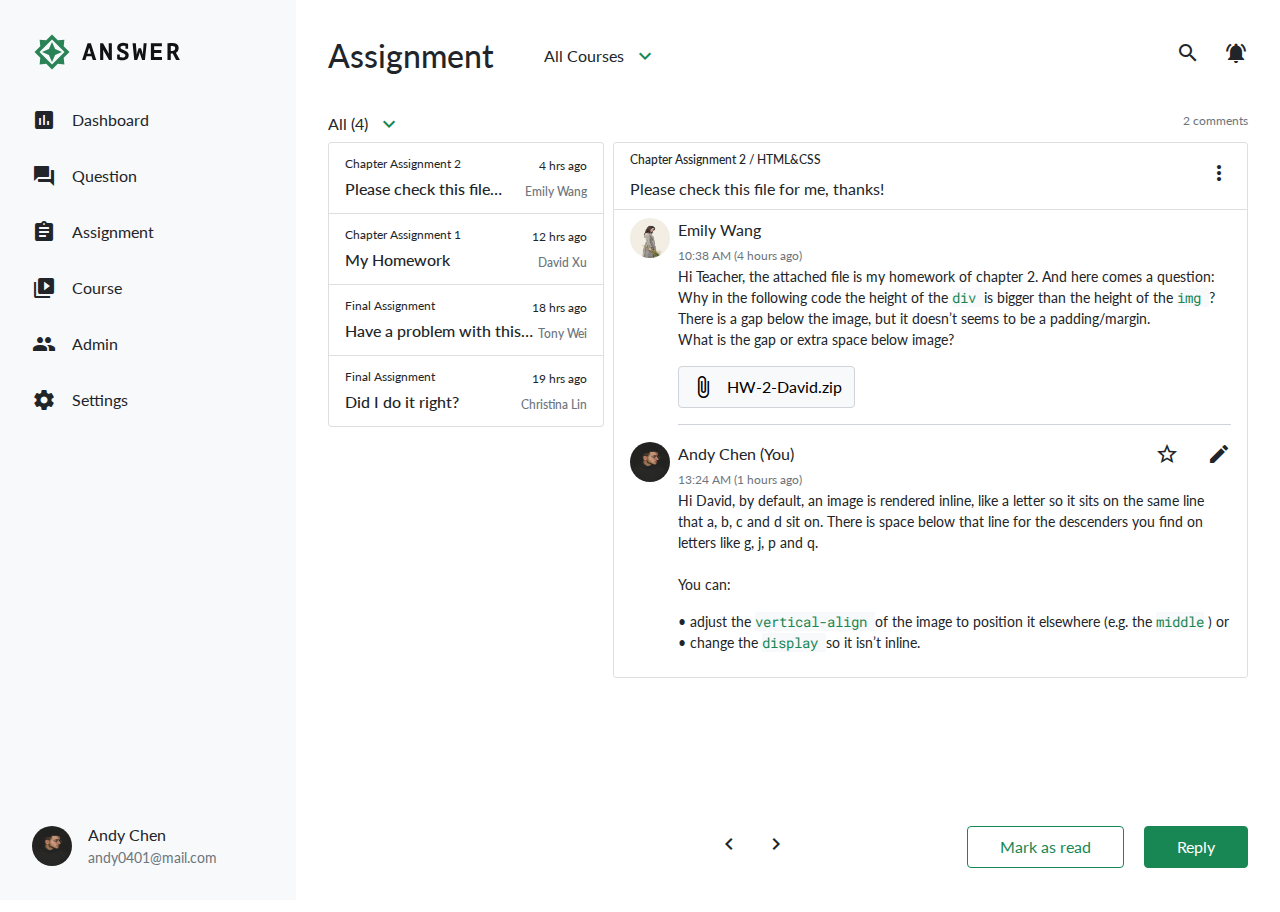
<file: index.html>
<!DOCTYPE html>
<html lang="en">

<head>
    <meta charset="UTF-8">
    <meta name="viewport" content="width=device-width, initial-scale=1.0">
    <meta http-equiv="X-UA-Compatible" content="ie=edge">
    <title>
        Boostrap Index
    </title>
    <link rel="stylesheet" href="https://cdnjs.cloudflare.com/ajax/libs/font-awesome/5.13.0/css/all.min.css" />
    <link href="https://fonts.googleapis.com/icon?family=Material+Icons" rel="stylesheet">

    <link rel="preconnect" href="https://fonts.googleapis.com">
    <link rel="preconnect" href="https://fonts.gstatic.com" crossorigin>
    <link href="https://fonts.googleapis.com/css2?family=Lato:wght@400;700&family=Roboto+Mono:wght@400;700&display=swap"
        rel="stylesheet">

    <link rel="stylesheet" href="./assets/style/all.css">
</head>

<body>

    <div class="d-flex">

        <nav class="sidebar">

    <div>
        <div class="logo"> <svg xmlns="http://www.w3.org/2000/svg" xmlns:xlink="http://www.w3.org/1999/xlink"
                width="151" height="40" viewBox="0 0 151 40">
                <defs>
                    <style>
                        .a {
                            fill: none;
                        }

                        .b,
                        .f {
                            fill: #2a8356;
                        }

                        .b {
                            stroke: #707070;
                        }

                        .c {
                            clip-path: url(#a);
                        }

                        .d {
                            fill: #121212;
                        }

                        .e {
                            clip-path: url(#b);
                        }
                    </style>
                    <clipPath id="a">
                        <rect class="a" width="103" height="24" transform="translate(72 35)" />
                    </clipPath>
                    <clipPath id="b">
                        <rect class="b" width="40" height="40" />
                    </clipPath>
                </defs>
                <g transform="translate(-208 -260)">
                    <g class="c" transform="translate(184 233)">
                        <path class="d"
                            d="M9.6-3.72H4.584L3.432,0H.144L5.568-16.8H8.856L14.256,0H10.8ZM5.352-6.36h3.6l-1.7-5.616H7.032ZM21.24-9.936h-.12l.144,1.992V0h-3.12V-16.8h2.88L26.832-6.528h.12l-.216-2.016V-16.8h3.12V0h-2.88ZM35.16-5.5H37.8V-3.12l.144.048a7.177,7.177,0,0,0,1.212.4,6.089,6.089,0,0,0,1.4.156,3.5,3.5,0,0,0,2.088-.54,1.7,1.7,0,0,0,.744-1.452,1.628,1.628,0,0,0-.612-1.32,6.18,6.18,0,0,0-1.512-.888q-.9-.384-1.968-.768a9.393,9.393,0,0,1-1.968-.972A5.42,5.42,0,0,1,35.82-9.936a3.979,3.979,0,0,1-.612-2.3,4.624,4.624,0,0,1,.42-1.98A4.552,4.552,0,0,1,36.8-15.768a5.453,5.453,0,0,1,1.812-1.008,7.257,7.257,0,0,1,2.352-.36,15.68,15.68,0,0,1,2.88.264,7.793,7.793,0,0,1,2.256.72v4.872h-2.64v-2.664a.453.453,0,0,1-.144-.024,8.975,8.975,0,0,0-1.14-.228,8.9,8.9,0,0,0-1.212-.084,3.146,3.146,0,0,0-1.812.456A1.417,1.417,0,0,0,38.5-12.6a1.6,1.6,0,0,0,.612,1.3,6.758,6.758,0,0,0,1.512.912q.9.408,1.968.816a10.314,10.314,0,0,1,1.968,1A5.42,5.42,0,0,1,46.068-7.1a3.844,3.844,0,0,1,.612,2.232A5.063,5.063,0,0,1,46.2-2.6,4.579,4.579,0,0,1,44.856-.972a5.9,5.9,0,0,1-2.04.984,9.549,9.549,0,0,1-2.544.324A9.329,9.329,0,0,1,38.58.192a11.132,11.132,0,0,1-1.44-.36,9.841,9.841,0,0,1-1.164-.456q-.5-.24-.816-.408ZM54.6-7.416,54.648-5.4h.1l.408-1.9,1.44-4.464H59.04L60.384-7.3l.432,1.9h.1l.048-2.064.672-9.336h3.024L62.928,0H60.144l-1.8-5.3-.552-2.3h-.12L57.1-5.3,55.152,0h-2.88L50.544-16.8h3.288ZM68.88-16.8H79.9v2.928H72.168V-9.96H79.3v2.928H72.168v4.1h7.848V0H68.88Zm16.608.168q.552-.1,1.188-.18t1.272-.132q.636-.048,1.236-.072t1.1-.024a11.78,11.78,0,0,1,2.316.228,6.186,6.186,0,0,1,2.04.78,4.143,4.143,0,0,1,1.44,1.488,4.6,4.6,0,0,1,.54,2.328,6.917,6.917,0,0,1-.2,1.788A4.913,4.913,0,0,1,95.856-9.1a4.023,4.023,0,0,1-.876,1,7.8,7.8,0,0,1-1.116.756L97.92,0H94.128L90.744-6.576H88.776V0H85.488Zm5.04,2.52q-.5,0-1,.024a3.734,3.734,0,0,0-.756.1V-9.12h1.3A3.721,3.721,0,0,0,92.3-9.744a2.373,2.373,0,0,0,.864-2.064A2.173,2.173,0,0,0,92.5-13.5,2.83,2.83,0,0,0,90.528-14.112Z"
                            transform="translate(74 55)" />
                    </g>
                    <g class="e" transform="translate(208 260)">
                        <path class="f"
                            d="M-3017.5-951l-5.785-5.784-6.589.66.658-6.592L-3035-968.5l5.783-5.784-.658-6.59,6.589.659L-3017.5-986l5.783,5.784,6.59-.659-.659,6.589L-3000-968.5l-5.784,5.784.659,6.59-6.59-.66L-3017.5-951h0Zm0-30-12.5,12.5,12.5,12.5,12.5-12.5Zm-3.1,15.6-6.9-3.1,6.9-3.1,3.1-6.9,3.1,6.9,6.9,3.1-6.9,3.1-3.1,6.9Z"
                            transform="translate(3037.5 988.501)" />
                    </g>
                </g>
            </svg></div>
        <div class="bar-section">
            <ul class="list-unstyled">
                <li class="mb-4">
                    <a class="d-flex align-items-center text-decoration-none ps-side pt-1 pb-1 br-4 " href="# ">
                        <span class="material-icons pe-3">
                            assessment
                        </span>
                        <p class="m-0">Dashboard</p>
                    </a>
                </li>
                <li class="mb-4">
                    <a class="d-flex align-items-center text-decoration-none ps-side pt-1 pb-1  br-4" href="#">
                        <span class="material-icons pe-3">
                            question_answer
                        </span>
                        <p class="m-0">Question</p>
                    </a>
                <li class="mb-4">
                    <a class="d-flex align-items-center text-decoration-none ps-side pt-1 pb-1  br-4" href="#">
                        <span class="material-icons pe-3">
                            assignment
                        </span>
                        <p class="m-0">Assignment</p>
                    </a>
                </li>
                <li class="mb-4">
                    <a class="d-flex align-items-center text-decoration-none ps-side pt-1 pb-1  br-4" href="#">
                        <span class="material-icons pe-3">
                            video_library
                        </span>
                        <p class="m-0">Course</p>
                    </a>
                </li>
                <li class="mb-4">
                    <a class="d-flex align-items-center text-decoration-none ps-side pt-1 pb-1  br-4" href="#">
                        <span class="material-icons pe-3">
                            people
                        </span>
                        <p class="m-0">Admin</p>
                    </a>
                </li>
                <li class="mb-4">
                    <a class="d-flex align-items-center text-decoration-none ps-side  pt-1 pb-1 br-4" href="#">
                        <span class="material-icons pe-3">
                            settings
                        </span>
                        <p class="m-0">Settings</p>
                    </a>
                </li>


            </ul>
        </div>
    </div>
    <ul class=" list-unstyled d-flex align-items-center person m-0">
        <li class="pe-3"><img class="img-fluid rounded-circle w40-c h40-c" src="./assets/images/andychen.jpeg"
                alt="man">
        </li>
        <li class="d-flex flex-column">
            <div class="">Andy Chen</div>
            <div class="text-muted fz-14-c">andy0401@mail.com</div>
        </li>
    </ul>


</nav>
            
<div class="assign-container d-flex flex-column justify-content-between vh-100">
  <div>
    <header class="d-flex justify-content-between pt-twice pb-twice">
      <div class="title d-flex align-items-center">
        <h1 class="h2 m-0 ">Assignment</h1>
        <p class="font-size-base m-0 pl-50">All Courses</p>
        <a href="#">
          <span class="material-icons text-primary pl-9 vertical-align">
            expand_more
          </span>
        </a>
      </div>
      <div class="icon d-flex align-items-center">
        <a href="#">
          <span class="material-icons">
            search
          </span>
        </a>
        <a href="#">
          <span class="material-icons ms-4">
            notifications_active
          </span>
        </a>
      </div>
    </header>
    <main>
      <div class="d-flex justify-content-between">
        <div class="all-item d-flex mb-6 ">
          <p class="font-size-base m-0 ">All (4)</p>
          <a href="#">
            <span class="material-icons text-primary pl-9 vertical-align">
              expand_more
            </span>
          </a>
        </div>
        <div class="comments">2 comments</div>
      </div>


      <div class="main-section d-flex justify-content-between">
        <div class="list-group list-group-l-c">
          <a href="#" class="list-group-item list-group-item-action">
            <div class="content-title-c d-flex justify-content-between align-items-center">
              <p>Chapter Assignment 2</p>
              <time>4 hrs ago</time>
            </div>
            <div class="content-c d-flex justify-content-between align-items-center">
              <h4>Please check this file…</h4>
              <h2 class="name-c">Emily Wang</h2>
            </div>
          </a>
          <a href="#" class="list-group-item list-group-item-action">
            <div class="content-title-c d-flex justify-content-between align-items-center">
              <p>Chapter Assignment 1</p>
              <time>12 hrs ago</time>
            </div>
            <div class="content-c d-flex justify-content-between align-items-center">
              <h4>My Homework</h4>
              <h2 class="name-c">David Xu</h2>
            </div>
          </a>
          <a href="#" class="list-group-item list-group-item-action">
            <div class="content-title-c d-flex justify-content-between align-items-center">
              <p>Final Assignment</p>
              <time>18 hrs ago</time>
            </div>
            <div class="content-c d-flex justify-content-between align-items-center">
              <h4>Have a problem with this…</h4>
              <h2 class="name-c">Tony Wei</h2>
            </div>
          </a>
          <a href="#" class="list-group-item list-group-item-action ">
            <div class="content-title-c d-flex justify-content-between align-items-center">
              <p>Final Assignment</p>
              <time>19 hrs ago</time>
            </div>
            <div class="content-c d-flex justify-content-between align-items-center">
              <h4>Did I do it right?</h4>
              <h2 class="name-c">Christina Lin</h2>
            </div>
          </a>
        </div>
        <div class="card list-group-r-c">
          <ul class="list-group list-group-flush">
            <li class="list-group-item d-flex justify-content-between align-items-center">
              <div class="question-title">
                <h4 class="h6">Chapter Assignment 2 / HTML&CSS</h4>
                <p>Please check this file for me, thanks!</p>
              </div>
              <a href="#">
                <span class="material-icons">
                  more_vert
                </span>
              </a>
            </li>
            <li class="list-group-item d-flex  bb-0">
              <div class="me-2 w40-c"><img class="img-fluid rounded-circle w40-c h40-c"
                  src="./assets/images/emilywang.jpeg" alt="man">
              </div>
              <div class="bb-1">
                <ul class="list-unstyled">
                  <li>Emily Wang</li>
                  <li><time>10:38 AM (4 hours ago)</time></li>
                  <li class="ff-lato context">
                    <p>Hi Teacher, the attached file is my homework of chapter 2. And here comes a
                      question: Why in the
                      following code the height of the <span class="code"> div </span> is bigger than the height of the
                      <span class="code"> img </span>
                      ? There is a gap below the
                      image, but it doesn’t seems to be a padding/margin.
                      <br />
                      What is the gap or extra space below image?
                    </p>
                  </li>
                  <li class="mt-3 mb-3">
                    <button class="btn btn-light btn-border-gray400-c pt-2 pb-2">
                      <span class="material-icons vertical-align me-2">
                        attach_file
                      </span>
                      HW-2-David.zip</button>
                  </li>
                </ul>
              </div>
            </li>

            <li class="list-group-item d-flex">
              <div class="me-2 w40-c"><img class="img-fluid rounded-circle w40-c h40-c"
                  src="./assets/images/andychen.jpeg" alt="man">
              </div>
              <div>
                <ul class="list-unstyled">
                  <li class="d-flex justify-content-between ">Andy Chen (You)
                    <div class="icon">
                      <a href="#"><span class="material-icons vertical-align">star_border</span></a>
                      <a href="#">
                        <span class="material-icons vertical-align ms-4">
                          create
                        </span>
                      </a>
                    </div>
                  </li>
                  <li><time>13:24 AM (1 hours ago)</time></li>
                  <li class="ff-lato context">
                    <p>
                      Hi David, by default, an image is rendered inline, like a letter so it sits on the same line that
                      a,
                      b, c and d sit on. There is space below that line for the descenders you find on letters like g,
                      j,
                      p and q.
                      <br />
                      <br />
                      You can:
                      <br />
                    <ul class="list-unstyled">
                      <li class="ff-lato">
                        • adjust the <span class="code"> vertical-align </span> of the image to position it elsewhere
                        (e.g. the
                        <span class="code">middle</span> ) or
                      </li>
                      <li class="ff-lato">• change the <span class="code"> display </span> so it isn’t inline.</li>
                    </ul>
                    </p>
                  </li>

                </ul>
              </div>
            </li>
          </ul>

        </div>
      </div>
  </div>


  <div class="footer footer-item d-flex justify-content-between align-items-center">
    <div class="arrow d-flex justify-content-end">
      <a href="#">
        <span class="material-icons mr-23">
          chevron_left
        </span>
      </a>
      <a href="#">
        <span class="material-icons">
          chevron_right
        </span>
      </a>
    </div>
    <div class="button-group footer-button">
      <button class="btn btn-white text-primary border-primary py-2 px-twice">Mark as read</button>
      <button class="btn btn-primary ms-3 py-2 px-twice">Reply</button>
    </div>
  </div>


  </main>

</div>


    </div>

    <script src="./assets/js/vendors.js"></script>
    <script src="./assets/js/all.js"></script>
</body>

</html>
</file>
